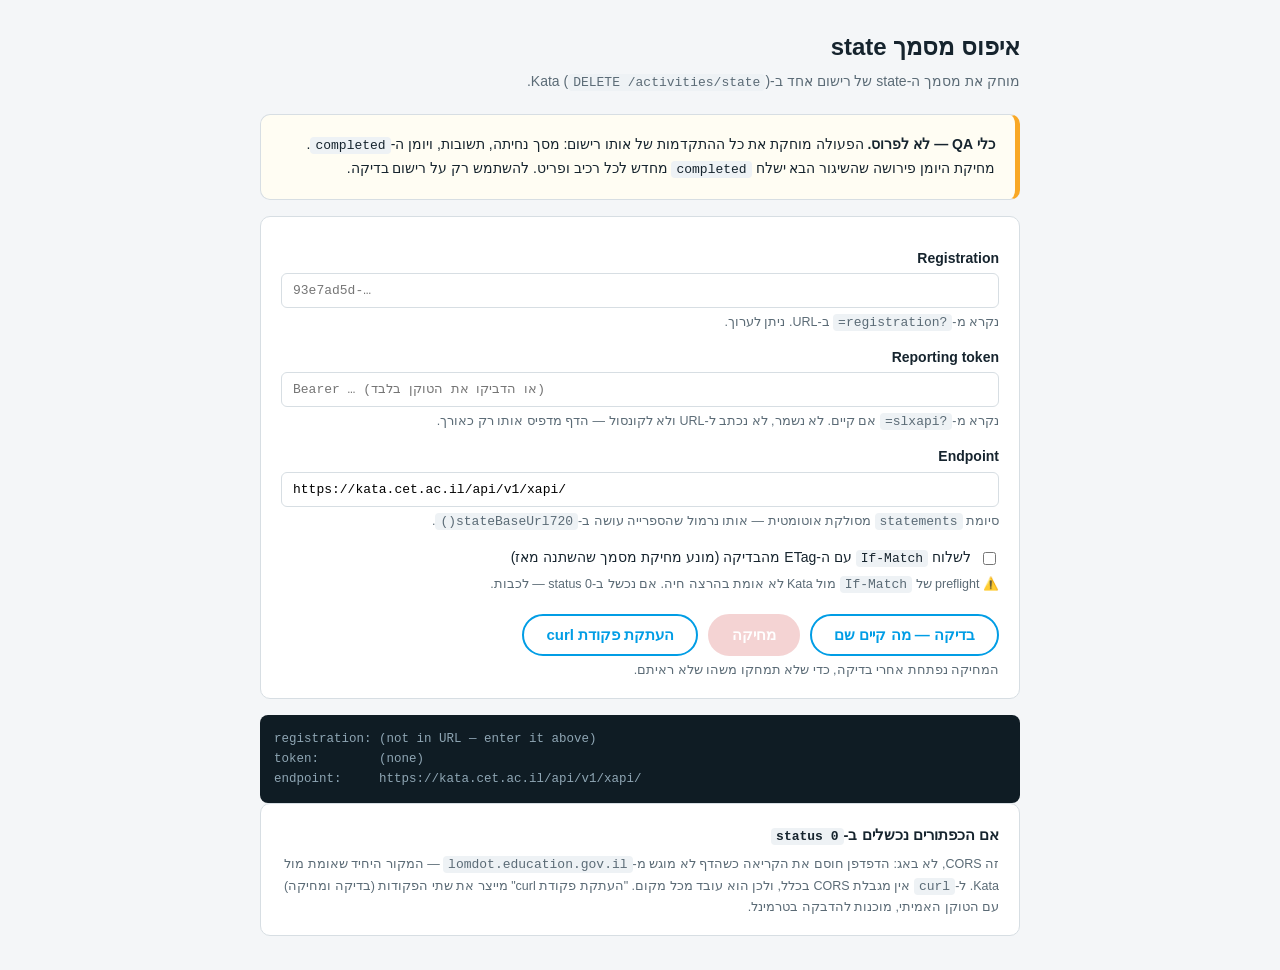
<file: docs-and-tools/reset-state.html>
<!DOCTYPE html>
<html lang="he" dir="rtl">
<head>
<meta charset="utf-8">
<title>איפוס מסמך state — כלי QA</title>
<!--
  ═══════════════════════════════════════════════════════════════════════════
  ── הופק מיחידה 02, 2026-09-10 (תכנית שלב D9.8) ──
  הועתק ללא שינוי בכלל, וזה לא מקרה: הכלי עובד מול registration
  בלבד, ומסמך ה-state של Kata ממופה לרישום — לא ליחידה, לא לרכיב
  ולא ל-activityId (KATA-API.md §3). לכן אין בו אף מזהה של יחידה לעדכן.
  נבדק: grep ל-"measure-02" בקובץ המקורי מחזיר אפס תוצאות.

  כלי QA למחיקת מסמך ה-state של רישום (registration) אחד ב-Kata.

  ⚠️ **לא נפרס.** הקובץ יושב ב-docs-and-tools/ במכוון: תהליך האריזה מוחק את
  התיקייה הזאת מחבילת השחרור (ראו DEPLOY.md). דף שמוחק התקדמות של לומד לא
  אמור להיות נגיש בייצור.

  ── למה ?registration לבדו לא מספיק ──
  ה-State API של Kata מאמת **רק** בכותרת `Authorization: Bearer <token>`.
  אין צורת query-string לטוקן, אין X-HTTP-Method-Override ואין syntax חלופי
  של xAPI §7.7 — אומת מול Documentation/KATA/KATA-API.md. לכן ה-registration
  מגיע מה-URL כמבוקש, והטוקן מגיע מאחד משניים:
    1. `?slxapi={...}` — מעטפת ההשקה, אם פותחים עם קישור השקה קיים
    2. הדבקה בשדה שבדף — לא נשמר, לא נכתב ל-URL ולא ללוג

  ⚠️ הטוקן **לא** מוקשח לתוך הקובץ במכוון: זה קובץ בריפו, וטוקן חי בתוכו הוא
  דליפת אישורים. הדף גם לא כותב אותו לקונסול — רק `Bearer …(len N)`.

  ── CORS — המגבלה המעשית ──
  ה-CORS מול kata.cet.ac.il אומת בהרצה חיה **רק** מ-lomdot.education.gov.il.
  מ-file:// או מ-localhost הקריאה עשויה להיכשל עם status 0. אם זה קורה, שתי
  אפשרויות:
    • להשתמש ב-`?resetState` על אחד הסינים בייצור — הפתח הקיים, שכותב מסמך
      ריק ועובר בוודאות (unit-js/40-resume.js). לא DELETE אמיתי, אבל שקול
      מבחינת הלומד.
    • להעלות את הקובץ הזה זמנית לתיקיית היחידה בייצור, להשתמש, **ולמחוק
      מיד**. לא להשאיר אותו שם.
  ═══════════════════════════════════════════════════════════════════════════
-->
<style>
  :root {
    --bg: #f4f6f8; --card: #fff; --ink: #16242e; --muted: #5b6b76;
    --line: #d7dee3; --blue: #019de5; --red: #c62828; --green: #2e7d32;
    --amber: #f9a825;
  }
  * { box-sizing: border-box; }
  body {
    margin: 0; padding: 28px 20px; background: var(--bg); color: var(--ink);
    font-family: 'Assistant', 'Segoe UI', Arial, sans-serif; font-size: 16px; line-height: 1.6;
  }
  .wrap { max-width: 760px; margin: 0 auto; }
  h1 { font-size: 24px; margin: 0 0 4px; }
  .sub { color: var(--muted); margin: 0 0 20px; font-size: 14px; }
  .card {
    background: var(--card); border: 1px solid var(--line); border-radius: 10px;
    padding: 18px 20px; margin-bottom: 16px;
  }
  .warn {
    border-inline-start: 5px solid var(--amber); background: #fffdf3;
    font-size: 14px;
  }
  label { display: block; font-weight: 600; margin: 12px 0 4px; font-size: 14px; }
  input[type=text], input[type=password] {
    width: 100%; padding: 9px 11px; border: 1px solid var(--line); border-radius: 6px;
    font-family: ui-monospace, 'Consolas', monospace; font-size: 13px; direction: ltr;
  }
  .hint { color: var(--muted); font-size: 12.5px; margin-top: 4px; }
  .row { display: flex; gap: 10px; flex-wrap: wrap; margin-top: 18px; }
  button {
    font-family: inherit; font-size: 15px; font-weight: 600; padding: 10px 22px;
    border-radius: 1000px; cursor: pointer; border: 2px solid var(--blue);
    background: #fff; color: var(--blue);
  }
  button:disabled { opacity: .45; cursor: not-allowed; }
  button.danger { border-color: var(--red); color: #fff; background: var(--red); }
  button.danger:disabled { background: #e8a0a0; border-color: #e8a0a0; }
  pre {
    background: #0f1c24; color: #d6e6f2; padding: 14px; border-radius: 8px;
    overflow-x: auto; font-size: 12.5px; direction: ltr; text-align: left;
    white-space: pre-wrap; word-break: break-word; margin: 14px 0 0; min-height: 42px;
  }
  .ok { color: #7ddba0; } .bad { color: #ff9c9c; } .dim { color: #8fa6b4; }
  code { background: #eef2f5; padding: 1px 5px; border-radius: 4px; font-size: 13px; }
  .chk { display: flex; align-items: center; gap: 8px; margin-top: 14px; font-size: 14px; }
  .chk input { width: auto; }
</style>
</head>
<body>
<div class="wrap">

  <h1>איפוס מסמך state</h1>
  <p class="sub">מוחק את מסמך ה-state של רישום אחד ב-Kata (<code>DELETE /activities/state</code>).</p>

  <div class="card warn">
    <strong>כלי QA — לא לפרוס.</strong>
    הפעולה מוחקת את כל ההתקדמות של אותו רישום: מסך נחיתה, תשובות, ויומן
    ה-<code>completed</code>. מחיקת היומן פירושה שהשיגור הבא ישלח <code>completed</code>
    מחדש לכל רכיב ופריט. להשתמש רק על רישום בדיקה.
  </div>

  <div class="card">
    <label for="reg">Registration</label>
    <input id="reg" type="text" placeholder="93e7ad5d-…" autocomplete="off" spellcheck="false">
    <div class="hint">נקרא מ-<code>?registration=</code> ב-URL. ניתן לערוך.</div>

    <label for="tok">Reporting token</label>
    <input id="tok" type="password" placeholder="Bearer … (או הדביקו את הטוקן בלבד)" autocomplete="off" spellcheck="false">
    <div class="hint">
      נקרא מ-<code>?slxapi=</code> אם קיים. לא נשמר, לא נכתב ל-URL ולא לקונסול —
      הדף מדפיס אותו רק כאורך.
    </div>

    <label for="ep">Endpoint</label>
    <input id="ep" type="text" value="https://kata.cet.ac.il/api/v1/xapi/" spellcheck="false">
    <div class="hint">
      סיומת <code>statements</code> מסולקת אוטומטית — אותו נרמול שהספרייה עושה
      ב-<code>stateBaseUrl720()</code>.
    </div>

    <div class="chk">
      <input id="ifmatch" type="checkbox">
      <label for="ifmatch" style="margin:0;font-weight:400">
        לשלוח <code>If-Match</code> עם ה-ETag מהבדיקה (מונע מחיקת מסמך שהשתנה מאז)
      </label>
    </div>
    <div class="hint">
      ⚠️ preflight של <code>If-Match</code> מול Kata לא אומת בהרצה חיה. אם נכשל
      ב-status 0 — לכבות.
    </div>

    <div class="row">
      <button id="btnCheck">בדיקה — מה קיים שם</button>
      <button id="btnDel" class="danger" disabled>מחיקה</button>
      <button id="btnCurl">העתקת פקודת curl</button>
    </div>
    <div class="hint" id="delHint">המחיקה נפתחת אחרי בדיקה, כדי שלא תמחקו משהו שלא ראיתם.</div>
  </div>

  <pre id="out"><span class="dim">מוכן.</span></pre>

  <div class="card">
    <strong style="font-size:15px">אם הכפתורים נכשלים ב-<code>status 0</code></strong>
    <div class="hint" style="margin-top:6px">
      זה CORS, לא באג: הדפדפן חוסם את הקריאה כשהדף לא מוגש מ-<code>lomdot.education.gov.il</code>
      — המקור היחיד שאומת מול Kata. ל-<code>curl</code> אין מגבלת CORS בכלל, ולכן
      הוא עובד מכל מקום. "העתקת פקודת curl" מייצר את שתי הפקודות (בדיקה ומחיקה)
      עם הטוקן האמיתי, מוכנות להדבקה בטרמינל.
    </div>
  </div>
</div>

<script>
'use strict';

var $ = function (id) { return document.getElementById(id); };
var out = $('out');
var lastEtag = null;
var checkedReg = null;

function log(html, cls) {
  out.innerHTML = cls ? '<span class="' + cls + '">' + html + '</span>' : html;
}
function append(html, cls) {
  out.innerHTML += '\n' + (cls ? '<span class="' + cls + '">' + html + '</span>' : html);
}
function esc(s) {
  return String(s).replace(/&/g, '&amp;').replace(/</g, '&lt;').replace(/>/g, '&gt;');
}

/* מסתיר את הטוקן בכל פלט. אורך בלבד — מספיק לאבחן "הודבק חלקית" בלי לחשוף. */
function redact(tok) {
  if (!tok) return '(none)';
  return 'Bearer …(len ' + String(tok).replace(/^Bearer\s+/i, '').length + ')';
}

/* אותו נרמול כמו stateBaseUrl720: מעטפת שנמסרה עם '…/xapi/statements' הייתה
   מייצרת '…/statements/activities/state' → 404, שנראה כמו "אין מסמך". */
function baseUrl() {
  var ep = $('ep').value.trim();
  var stripped = ep.replace(/statements\/?$/, '');
  if (stripped && !/\/$/.test(stripped)) stripped += '/';
  return stripped;
}
function stateUrl(reg) {
  return baseUrl() + 'activities/state?registration=' + encodeURIComponent(reg);
}
function authHeader() {
  var t = $('tok').value.trim();
  if (!t) return null;
  return /^Bearer\s+/i.test(t) ? t : 'Bearer ' + t;
}

/* אותה טבלת status→reason של xapi-720-k.js, כדי שהאבחון כאן ידבר באותה שפה
   כמו stateLastResult720() בלומדה עצמה. */
function reasonFor(op, status) {
  if (status >= 200 && status < 300) return 'ok';
  switch (status) {
    case 0:   return 'network / CORS';
    case 400: return 'bad-address';
    case 401: return 'auth';
    case 404: return (op === 'delete') ? 'absent (nothing to delete)' : 'absent';
    case 412: return 'stale (If-Match)';
    case 413: return 'too-large';
    case 422: return 'validation';
    default:  return 'http-' + status;
  }
}

function readParams() {
  var q = new URLSearchParams(location.search);

  var reg = q.get('registration');
  if (reg) $('reg').value = reg;

  /* שלוש דרכים להעביר את הטוקן, לפי סדר עדיפות. בכולן הוא נקרא לזיכרון
     ומיד מסולק מה-URL (ראו למטה) — אבל URL עדיין עובר דרך לוגים של שרת
     ודרך היסטוריית הדפדפן לפני שהסקריפט רץ, ולכן הדבקה בשדה עדיפה כשאפשר. */
  var raw = q.get('slxapi');
  if (raw) {
    try {
      var env = JSON.parse(raw);
      if (env && env.auth) $('tok').value = env.auth;
      if (env && env.endpoint) $('ep').value = env.endpoint;
    } catch (e) {
      append('⚠ ?slxapi present but not valid JSON — ignored.', 'bad');
    }
  }
  /* ?auth= — נוח יותר מ-?slxapi כי לא דורש לבנות JSON ביד. מקבל גם
     'Bearer xxx' וגם 'xxx' בלבד. */
  var authQ = q.get('auth');
  if (authQ) $('tok').value = authQ;
  var epQ = q.get('endpoint');
  if (epQ) $('ep').value = epQ;

  var msgs = [];
  msgs.push('registration: ' + (reg ? esc(reg) : '(not in URL — enter it above)'));
  msgs.push('token:        ' + redact($('tok').value));
  msgs.push('endpoint:     ' + esc(baseUrl() || '(empty)'));
  log(msgs.join('\n'), 'dim');

  /* ה-URL עצמו עלול לשאת טוקן. מסלקים אותו מההיסטוריה מיד — אותו דפוס כמו
     initResumeResetHatch, שמנקה את ?resetState אחרי שקרא אותו. */
  if (raw || authQ) {
    try {
      var clean = new URLSearchParams(location.search);
      clean.delete('slxapi');
      clean.delete('auth');
      var qs = clean.toString();
      history.replaceState(null, '', location.pathname + (qs ? '?' + qs : ''));
      append('\n✓ token param removed from the address bar (kept in memory only).', 'ok');
    } catch (e) {}
  }
}

function validate(op) {
  var reg = $('reg').value.trim();
  if (!reg) { log('✗ registration is empty.', 'bad'); return null; }
  if (!authHeader()) {
    log('✗ no reporting token.\n\n' +
        'Kata authenticates the State API with an Authorization: Bearer header only —\n' +
        'there is no query-string form. Paste the token above, or open this page with\n' +
        'a launch link that carries ?slxapi={...,"auth":"Bearer ..."}.', 'bad');
    return null;
  }
  if (!baseUrl()) { log('✗ endpoint is empty.', 'bad'); return null; }
  return { reg: reg, url: stateUrl(reg), auth: authHeader() };
}

/* GET — מה קיים שם. הפרדה מכוונת מהמחיקה: אין למחוק מסמך שלא ראיתם. */
$('btnCheck').onclick = function () {
  var v = validate('load'); if (!v) return;
  log('GET ' + esc(v.url.replace(/registration=.*/, 'registration=' + v.reg)) +
      '\nauth: ' + redact(v.auth) + '\n…', 'dim');

  fetch(v.url, { method: 'GET', headers: { 'Authorization': v.auth,
                                           'X-Experience-API-Version': '1.0.3' } })
    .then(function (res) {
      lastEtag = res.headers.get('ETag');
      return res.text().then(function (body) { return { res: res, body: body }; });
    })
    .then(function (r) {
      var s = r.res.status;
      append('\nstatus ' + s + '  → ' + reasonFor('load', s), (s >= 200 && s < 300) ? 'ok' : 'bad');
      if (lastEtag) append('ETag:   ' + esc(lastEtag), 'dim');
      if (s === 404) {
        append('\nNothing stored for this registration. Nothing to delete.', 'dim');
        $('btnDel').disabled = true;
        return;
      }
      if (s < 200 || s >= 300) { $('btnDel').disabled = true; return; }

      append('bytes:  ' + r.body.length, 'dim');
      var preview = r.body;
      try {
        var doc = JSON.parse(r.body);
        append('v:      ' + (doc.v !== undefined ? doc.v : '(none)'), 'dim');
        append('component: ' + (doc.component || doc.part || '(none)'), 'dim');   // v5: component; v4: part
        append('payload:   ' + (doc.payload ? ('screen ' + doc.payload.currentScreen) : (doc.parts ? 'v4 parts: ' + Object.keys(doc.parts).join(', ') : '(none)')), 'dim');
        var doneN = doc.done ? Object.keys(doc.done).length : 0;
        var itemN = doc.doneItems ? Object.keys(doc.doneItems).length : 0;
        append('ledger: ' + doneN + ' components / ' + itemN + ' items already reported completed',
               (doneN || itemN) ? 'bad' : 'dim');
        preview = JSON.stringify(doc, null, 2);
      } catch (e) {
        append('(body is not JSON — shown raw)', 'dim');
      }
      append('\n' + esc(preview.slice(0, 1200)) + (preview.length > 1200 ? '\n… truncated' : ''), 'dim');

      checkedReg = v.reg;
      $('btnDel').disabled = false;
      $('delHint').textContent = 'המחיקה פתוחה עבור ' + v.reg + '.';
    })
    .catch(function (e) {
      /* fetch נכשל בלי status = כמעט תמיד CORS או רשת. */
      append('\nstatus 0 → network / CORS', 'bad');
      append('\n' + esc(e && e.message ? e.message : String(e)), 'bad');
      append('\nCORS to kata.cet.ac.il was verified only from lomdot.education.gov.il.\n' +
             'From file:// or localhost it is expected to fail. See the comment at the top\n' +
             'of this file for the two ways around it.', 'dim');
      $('btnDel').disabled = true;
    });
};

/* DELETE — אחרי בדיקה ואחרי אישור מפורש. */
$('btnDel').onclick = function () {
  var v = validate('delete'); if (!v) return;

  if (v.reg !== checkedReg) {
    log('✗ the registration changed since the check. Run the check again.', 'bad');
    $('btnDel').disabled = true;
    return;
  }
  if (!window.confirm(
        'למחוק את מסמך ה-state של הרישום הזה?\n\n' + v.reg +
        '\n\nכל ההתקדמות תימחק, כולל יומן ה-completed — כלומר השיגור הבא ידווח ' +
        'completed מחדש לכל רכיב ופריט.\n\nאין ביטול.')) {
    append('\nביטול — לא נשלח כלום.', 'dim');
    return;
  }

  var headers = { 'Authorization': v.auth, 'X-Experience-API-Version': '1.0.3' };
  if ($('ifmatch').checked && lastEtag) headers['If-Match'] = lastEtag;

  log('DELETE ' + esc(v.url.replace(/registration=.*/, 'registration=' + v.reg)) +
      '\nauth: ' + redact(v.auth) +
      (headers['If-Match'] ? '\nIf-Match: ' + esc(headers['If-Match']) : '') + '\n…', 'dim');

  fetch(v.url, { method: 'DELETE', headers: headers })
    .then(function (res) {
      var s = res.status;
      append('\nstatus ' + s + '  → ' + reasonFor('delete', s), (s >= 200 && s < 300) ? 'ok' : 'bad');
      if (s >= 200 && s < 300) {
        append('\n✓ deleted. Verify with the check button — it should now report 404 / absent.', 'ok');
        $('btnDel').disabled = true;
        checkedReg = null;
        lastEtag = null;
      } else if (s === 412) {
        append('\nThe document changed since the check. Re-check and try again.', 'bad');
      }
    })
    .catch(function (e) {
      append('\nstatus 0 → network / CORS', 'bad');
      append('\n' + esc(e && e.message ? e.message : String(e)), 'bad');
    });
};

/* מחלץ ל-curl. קיים כי ה-fetch של הדף כפוף ל-CORS ו-curl לא — כלומר זה
   המסלול שעובד מכל מקום, כולל מהמכונה המקומית. הפלט על המסך מצונזר; מה
   שמועתק ללוח מכיל את הטוקן האמיתי, כי אחרת הפקודה לא שמישה. */
function curlCommands(reg, auth, redacted) {
  var url = stateUrl(reg);
  var a = redacted ? redact(auth) : auth;
  return [
    '# 1) בדיקה — מה קיים שם (200 = יש מסמך, 404 = אין)',
    'curl -i "' + url + '" \\',
    '  -H "Authorization: ' + a + '" \\',
    '  -H "X-Experience-API-Version: 1.0.3"',
    '',
    '# 2) מחיקה (204 = נמחק). ⚠️ מוחק את כל ההתקדמות, כולל יומן ה-completed.',
    'curl -i -X DELETE "' + url + '" \\',
    '  -H "Authorization: ' + a + '" \\',
    '  -H "X-Experience-API-Version: 1.0.3"'
  ].join('\n');
}

$('btnCurl').onclick = function () {
  var reg = $('reg').value.trim();
  var auth = authHeader();
  if (!reg)  { log('✗ registration is empty.', 'bad'); return; }
  if (!auth) { log('✗ no reporting token — the curl command would not authenticate.', 'bad'); return; }

  log(esc(curlCommands(reg, auth, true)), 'dim');
  append('\n(הפקודות שעל המסך מצונזרות. מה שמועתק ללוח מכיל את הטוקן האמיתי.)', 'dim');

  var real = curlCommands(reg, auth, false);
  if (navigator.clipboard && navigator.clipboard.writeText) {
    navigator.clipboard.writeText(real).then(function () {
      append('\n✓ הועתק ללוח.', 'ok');
    }).catch(function () {
      append('\n⚠ ההעתקה נחסמה. סמנו והעתיקו מהשדה שנפתח למטה.', 'bad');
      showFallback(real);
    });
  } else {
    showFallback(real);
  }
};

/* clipboard.writeText חסום בהקשר לא-מאובטח (http://, file://) בחלק
   מהדפדפנים. אז נותנים textarea לסימון ידני — אחרת הכפתור פשוט לא עושה כלום. */
function showFallback(text) {
  var ta = document.getElementById('curlFallback');
  if (!ta) {
    ta = document.createElement('textarea');
    ta.id = 'curlFallback';
    ta.style.cssText = 'width:100%;height:150px;margin-top:12px;direction:ltr;' +
      'font-family:ui-monospace,Consolas,monospace;font-size:12.5px;' +
      'border:1px solid var(--line);border-radius:6px;padding:10px;';
    out.parentNode.insertBefore(ta, out.nextSibling);
  }
  ta.value = text;
  ta.select();
}

$('ep').addEventListener('change', function () { $('btnDel').disabled = true; checkedReg = null; });
$('reg').addEventListener('input', function () { $('btnDel').disabled = true; checkedReg = null; });

readParams();
</script>
</body>
</html>
</file>
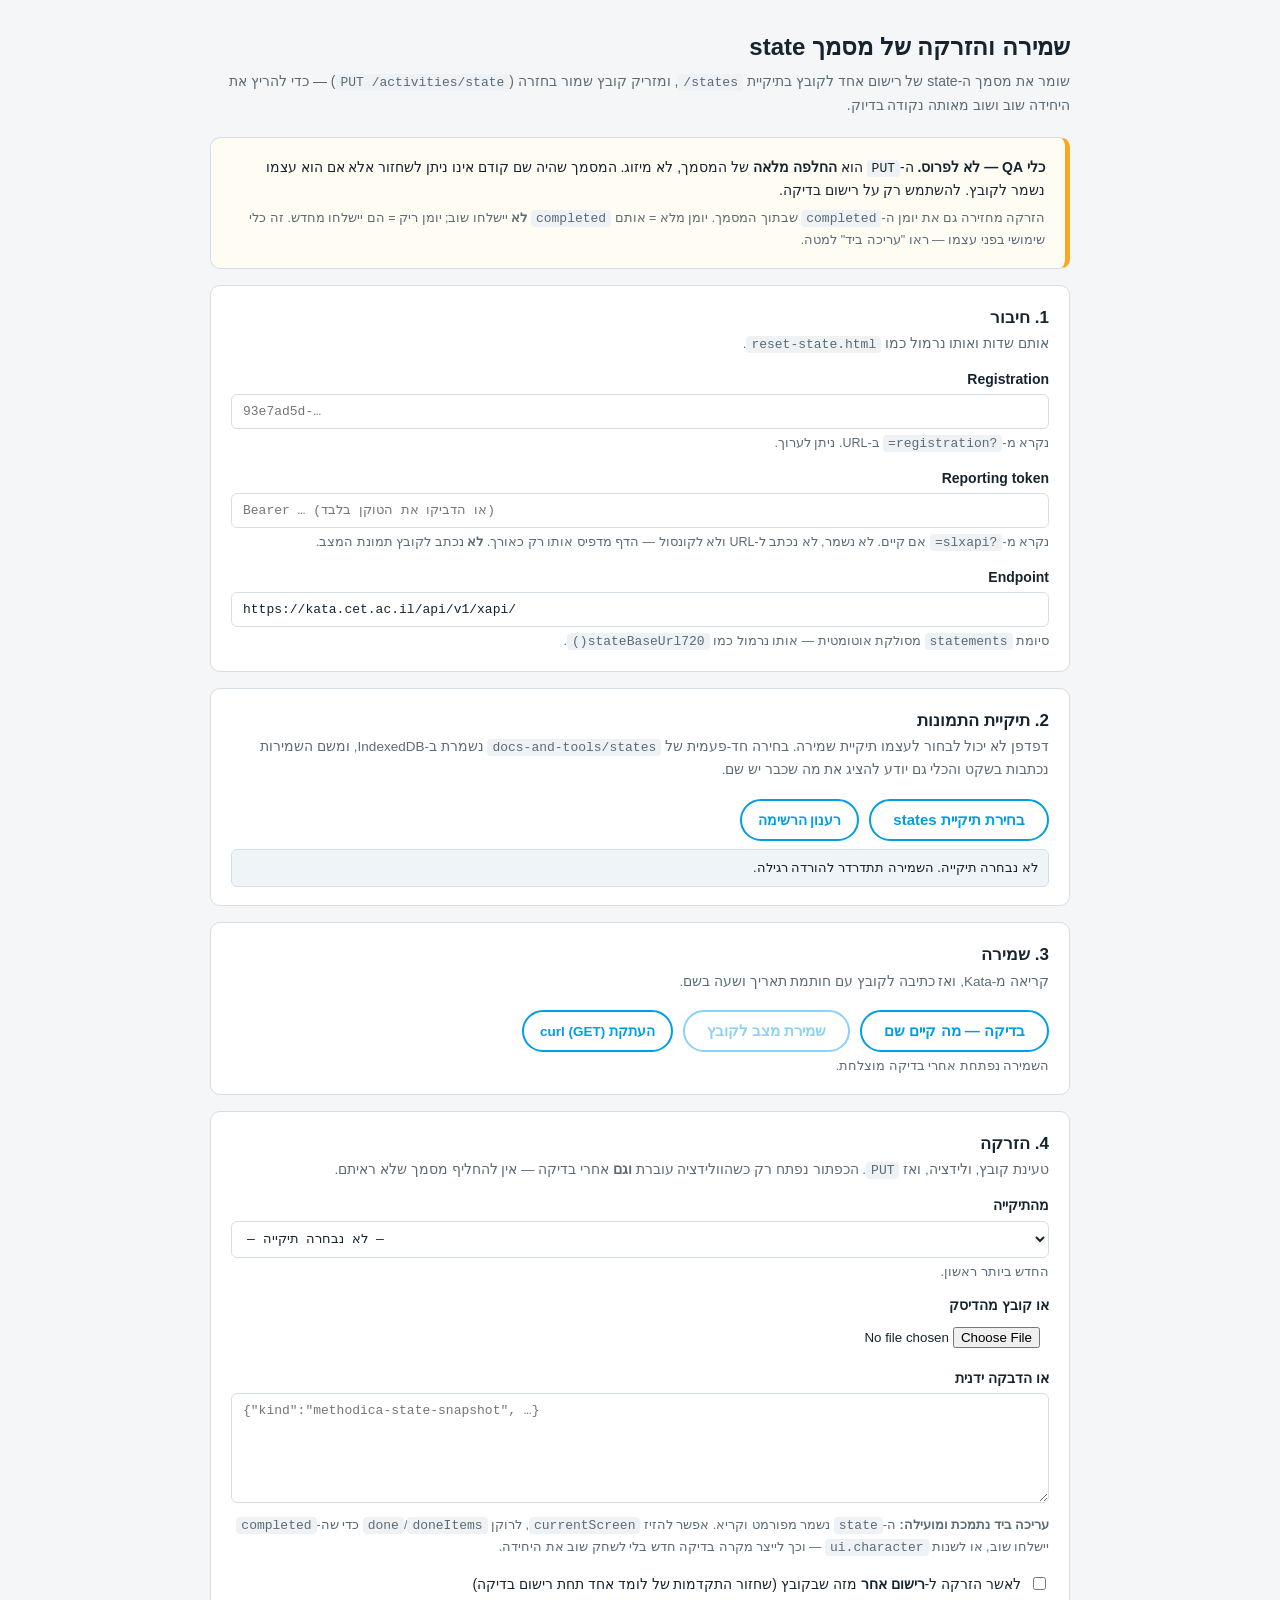
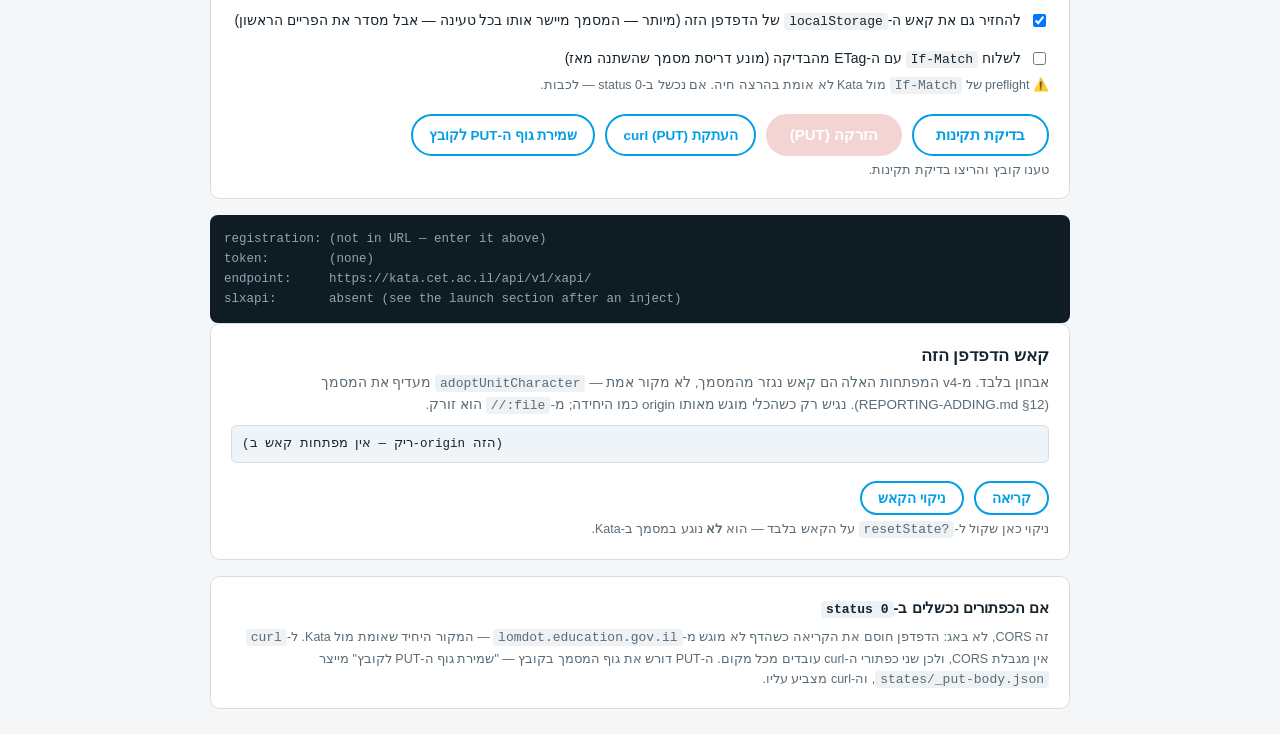
<file: docs-and-tools/save-restore-state.html>
<!DOCTYPE html>
<html lang="he" dir="rtl">
<head>
<meta charset="utf-8">
<title>שמירה והזרקה של מסמך state — כלי QA</title>
<!--
  ═══════════════════════════════════════════════════════════════════════════
  ── methodica-science-volume-liquid-01 (2026-09-28): copied from mass-measure-01; only the
     constants block changed (UNIT_SLUG, SLUG_RE 0[1-7], SCREEN_COUNTS 16/6/6/3/4/6/6,
     CACHE_KEYS = this unit's UI_CHARACTER_KEY). The history below is mass-measure-01's. ──
  ── הופק מיחידה 02, 2026-09-10 (תכנית שלב D9.8) ──
  סכמת ה-v4 זהה בשתי היחידות, ולכן הוולידטור וה-UI עברו ללא שינוי.
  מה כן שונה — בלוק הקבועים בלבד:
    UNIT_SLUG      ← methodica-science-mass-measure-01
    SLUG_RE        ← 0[1245], ולא טווח רציף: רכיב 03 נמחק והפער במספור
                     נשאר במכוון. טווח [1-5] היה מאשר סלוג שלא קיים.
    SCREEN_COUNTS  ← 22 / 6 / 9 / 6 (ארבעה רכיבים, לא שישה)
    CACHE_KEYS     ← מפתח אחד בלבד (RESULT_KEYS ריק ביחידה הזאת)

  ⚠️ הבלוק הזה מסונכרן ביד מול הקוד. אי-התאמה כאן פירושה ולידטור שמאשר
  מסמך שהיחידה תזרוק — או, גרוע יותר, שמזהיר על מסמך תקין.

  כלי QA לשמירת מסמך ה-state של רישום אחד לקובץ, ולהזרקתו בחזרה.
  אח של reset-state.html, שמוחק. כאן: GET → קובץ, וקובץ → PUT.

  ⚠️ **לא נפרס.** הקובץ יושב ב-docs-and-tools/ במכוון: תהליך האריזה מוחק את
  התיקייה הזאת מחבילת השחרור (ראו DEPLOY.md).

  ⚠️ והוא מסוכן יותר מ-reset-state.html, לא פחות: reset מוחק, וזה **כותב
  התקדמות** לתוך רישום חי. אם מעלים אותו זמנית לייצור כדי לעקוף CORS —
  למחוק אותו מיד אחרי השימוש.

  ── מה נשמר, ולמה זה מספיק ──
  מ-v4 (2026-08-20) כל מצב הלומד שקובע מה הוא רואה יושב במסמך ה-state:
  מצביע הסין והמסך, התשובות, יומן ה-completed, **הדמות הנבחרת** (ui.character)
  ו**תוצאות מועד א/ב** (results). לפני v4 השניים האחרונים ישבו רק
  ב-localStorage, ואז תמונת מצב הייתה חלקית מעצם הגדרתה. ראו RESUME.md §3.

  שני דברים שנשארו ב-localStorage/sessionStorage הם **קאש נגזר**, לא מקור אמת:
    • מפתח lomda_selectedCharacter — adoptUnitCharacter מעדיף את המסמך, ולכן
      הזרקת המסמך לבדה מספיקה.
    • lomda_nav_edges::… — מפת קשתות לסיור ?dev=1 בלבד, per-tab.
  ⚠️ v5 (2026-09-16): המסמך הוא של **סין אחד** — component + payload. אין יותר
  part/parts/prev. קובץ v4 עדיין ניתן להזרקה: היחידה מהגרת אותו בקריאה.
  הכלי מתעד אותם בתמונת המצב לצורכי אבחון ומחזיר אותם כשהוא same-origin,
  אבל שחזור נכון לא תלוי בזה.

  ── CORS — אותה מגבלה כמו ב-reset-state.html ──
  ה-CORS מול kata.cet.ac.il אומת בהרצה חיה **רק** מ-lomdot.education.gov.il.
  מ-file:// או מ-localhost הקריאה עשויה להיכשל עם status 0. לכן יש כאן ייצוא
  ל-curl, שאין לו מגבלת CORS.

  ── file:// לא נתמך במלואו במכוון ──
  showSaveFilePicker/showDirectoryPicker דורשים secure context, ו-localStorage
  זורק SecurityError ב-origin אטום. הכלי מתדרדר להורדה רגילה ולקלט קובץ.
  ═══════════════════════════════════════════════════════════════════════════
-->
<style>
  :root {
    --bg: #f4f6f8; --card: #fff; --ink: #16242e; --muted: #5b6b76;
    --line: #d7dee3; --blue: #019de5; --red: #c62828; --green: #2e7d32;
    --amber: #f9a825;
  }
  * { box-sizing: border-box; }
  body {
    margin: 0; padding: 28px 20px; background: var(--bg); color: var(--ink);
    font-family: 'Assistant', 'Segoe UI', Arial, sans-serif; font-size: 16px; line-height: 1.6;
  }
  .wrap { max-width: 860px; margin: 0 auto; }
  h1 { font-size: 24px; margin: 0 0 4px; }
  .sub { color: var(--muted); margin: 0 0 20px; font-size: 14px; }
  .card {
    background: var(--card); border: 1px solid var(--line); border-radius: 10px;
    padding: 18px 20px; margin-bottom: 16px;
  }
  .card h2 { font-size: 17px; margin: 0 0 2px; }
  .card .lead { color: var(--muted); font-size: 13.5px; margin: 0 0 8px; }
  .warn {
    border-inline-start: 5px solid var(--amber); background: #fffdf3;
    font-size: 14px;
  }
  label { display: block; font-weight: 600; margin: 12px 0 4px; font-size: 14px; }
  input[type=text], input[type=password], select, textarea {
    width: 100%; padding: 9px 11px; border: 1px solid var(--line); border-radius: 6px;
    font-family: ui-monospace, 'Consolas', monospace; font-size: 13px; direction: ltr;
    background: #fff; color: var(--ink);
  }
  textarea { min-height: 110px; white-space: pre; overflow-x: auto; }
  .hint { color: var(--muted); font-size: 12.5px; margin-top: 4px; }
  .row { display: flex; gap: 10px; flex-wrap: wrap; margin-top: 18px; }
  button {
    font-family: inherit; font-size: 15px; font-weight: 600; padding: 10px 22px;
    border-radius: 1000px; cursor: pointer; border: 2px solid var(--blue);
    background: #fff; color: var(--blue);
  }
  button:disabled { opacity: .45; cursor: not-allowed; }
  button.danger { border-color: var(--red); color: #fff; background: var(--red); }
  button.danger:disabled { background: #e8a0a0; border-color: #e8a0a0; }
  button.small { font-size: 13.5px; padding: 7px 16px; }
  pre {
    background: #0f1c24; color: #d6e6f2; padding: 14px; border-radius: 8px;
    overflow-x: auto; font-size: 12.5px; direction: ltr; text-align: left;
    white-space: pre-wrap; word-break: break-word; margin: 14px 0 0; min-height: 42px;
  }
  .ok { color: #7ddba0; } .bad { color: #ff9c9c; } .dim { color: #8fa6b4; }
  .warnc { color: #ffd479; }
  code { background: #eef2f5; padding: 1px 5px; border-radius: 4px; font-size: 13px; }
  .chk { display: flex; align-items: center; gap: 8px; margin-top: 14px; font-size: 14px; }
  .chk input { width: auto; }
  .chk label { margin: 0; font-weight: 400; }
  .status { font-size: 13px; margin-top: 8px; padding: 8px 10px; border-radius: 6px;
            background: #eef4f8; border: 1px solid var(--line); direction: rtl; }
  .kv { font-family: ui-monospace, Consolas, monospace; font-size: 12.5px; direction: ltr;
        text-align: left; }
  a { color: var(--blue); }
  .linkbox { margin-top: 10px; font-size: 13px; }
  .linkbox code { display: block; padding: 8px 10px; margin-top: 4px; direction: ltr;
                  text-align: left; word-break: break-all; background: #eef2f5; }
</style>
</head>
<body>
<div class="wrap">

  <h1>שמירה והזרקה של מסמך state</h1>
  <p class="sub">
    שומר את מסמך ה-state של רישום אחד לקובץ בתיקיית <code>states/</code>, ומזריק
    קובץ שמור בחזרה (<code>PUT /activities/state</code>) — כדי להריץ את היחידה שוב
    ושוב מאותה נקודה בדיוק.
  </p>

  <div class="card warn">
    <strong>כלי QA — לא לפרוס.</strong>
    ה-<code>PUT</code> הוא <strong>החלפה מלאה</strong> של המסמך, לא מיזוג. המסמך
    שהיה שם קודם אינו ניתן לשחזור אלא אם הוא עצמו נשמר לקובץ. להשתמש רק על
    רישום בדיקה.
    <div class="hint" style="margin-top:6px">
      הזרקה מחזירה גם את יומן ה-<code>completed</code> שבתוך המסמך. יומן מלא =
      אותם <code>completed</code> <strong>לא</strong> יישלחו שוב; יומן ריק = הם
      יישלחו מחדש. זה כלי שימושי בפני עצמו — ראו "עריכה ביד" למטה.
    </div>
  </div>

  <div class="card">
    <h2>1. חיבור</h2>
    <p class="lead">אותם שדות ואותו נרמול כמו <code>reset-state.html</code>.</p>

    <label for="reg">Registration</label>
    <input id="reg" type="text" placeholder="93e7ad5d-…" autocomplete="off" spellcheck="false">
    <div class="hint">נקרא מ-<code>?registration=</code> ב-URL. ניתן לערוך.</div>

    <label for="tok">Reporting token</label>
    <input id="tok" type="password" placeholder="Bearer … (או הדביקו את הטוקן בלבד)" autocomplete="off" spellcheck="false">
    <div class="hint">
      נקרא מ-<code>?slxapi=</code> אם קיים. לא נשמר, לא נכתב ל-URL ולא לקונסול —
      הדף מדפיס אותו רק כאורך. <strong>לא</strong> נכתב לקובץ תמונת המצב.
    </div>

    <label for="ep">Endpoint</label>
    <input id="ep" type="text" value="https://kata.cet.ac.il/api/v1/xapi/" spellcheck="false">
    <div class="hint">
      סיומת <code>statements</code> מסולקת אוטומטית — אותו נרמול כמו
      <code>stateBaseUrl720()</code>.
    </div>
  </div>

  <div class="card">
    <h2>2. תיקיית התמונות</h2>
    <p class="lead">
      דפדפן לא יכול לבחור לעצמו תיקיית שמירה. בחירה חד-פעמית של
      <code>docs-and-tools/states</code> נשמרת ב-IndexedDB, ומשם השמירות נכתבות
      בשקט והכלי גם יודע להציג את מה שכבר יש שם.
    </p>
    <div class="row">
      <button id="btnPickDir">בחירת תיקיית states</button>
      <button id="btnGrant" class="small" hidden>אישור גישה לתיקייה</button>
      <button id="btnRefresh" class="small">רענון הרשימה</button>
    </div>
    <div class="status" id="dirStatus">לא נבחרה תיקייה. השמירה תתדרדר להורדה רגילה.</div>
  </div>

  <div class="card">
    <h2>3. שמירה</h2>
    <p class="lead">קריאה מ-Kata, ואז כתיבה לקובץ עם חותמת תאריך ושעה בשם.</p>
    <div class="row">
      <button id="btnCheck">בדיקה — מה קיים שם</button>
      <button id="btnSave" disabled>שמירת מצב לקובץ</button>
      <button id="btnCurlGet" class="small">העתקת curl (GET)</button>
    </div>
    <div class="hint" id="saveHint">השמירה נפתחת אחרי בדיקה מוצלחת.</div>
  </div>

  <div class="card">
    <h2>4. הזרקה</h2>
    <p class="lead">
      טעינת קובץ, ולידציה, ואז <code>PUT</code>. הכפתור נפתח רק כשהוולידציה
      עוברת <strong>וגם</strong> אחרי בדיקה — אין להחליף מסמך שלא ראיתם.
    </p>

    <label for="fileSel">מהתיקייה</label>
    <select id="fileSel"><option value="">— לא נבחרה תיקייה —</option></select>
    <div class="hint">החדש ביותר ראשון.</div>

    <label for="fileInput">או קובץ מהדיסק</label>
    <input id="fileInput" type="file" accept=".json,application/json"
           style="font-family:inherit;direction:rtl;padding:7px 9px">

    <label for="paste">או הדבקה ידנית</label>
    <textarea id="paste" spellcheck="false" placeholder='{"kind":"methodica-state-snapshot", …}'></textarea>
    <div class="hint">
      <strong>עריכה ביד נתמכת ומועילה:</strong> ה-<code>state</code> נשמר
      מפורמט וקריא. אפשר להזיז <code>currentScreen</code>, לרוקן
      <code>done</code>/<code>doneItems</code> כדי שה-<code>completed</code>
      יישלחו שוב, או לשנות <code>ui.character</code> — וכך לייצר מקרה בדיקה
      חדש בלי לשחק שוב את היחידה.
    </div>

    <div class="chk">
      <input id="allowOtherReg" type="checkbox">
      <label for="allowOtherReg">
        לאשר הזרקה ל-<strong>רישום אחר</strong> מזה שבקובץ (שחזור התקדמות של
        לומד אחד תחת רישום בדיקה)
      </label>
    </div>
    <div class="chk">
      <input id="restoreCache" type="checkbox" checked>
      <label for="restoreCache">
        להחזיר גם את קאש ה-<code>localStorage</code> של הדפדפן הזה (מיותר —
        המסמך מיישר אותו בכל טעינה — אבל מסדר את הפריים הראשון)
      </label>
    </div>
    <div class="chk">
      <input id="ifmatch" type="checkbox">
      <label for="ifmatch">
        לשלוח <code>If-Match</code> עם ה-ETag מהבדיקה (מונע דריסת מסמך שהשתנה מאז)
      </label>
    </div>
    <div class="hint">
      ⚠️ preflight של <code>If-Match</code> מול Kata לא אומת בהרצה חיה. אם נכשל
      ב-status 0 — לכבות.
    </div>

    <div class="row">
      <button id="btnValidate">בדיקת תקינות</button>
      <button id="btnInject" class="danger" disabled>הזרקה (PUT)</button>
      <button id="btnCurlPut" class="small">העתקת curl (PUT)</button>
      <button id="btnPutBody" class="small">שמירת גוף ה-PUT לקובץ</button>
    </div>
    <div class="hint" id="injectHint">טענו קובץ והריצו בדיקת תקינות.</div>
  </div>

  <pre id="out"><span class="dim">מוכן.</span></pre>

  <div class="card" id="launchCard" hidden>
    <h2>5. שיגור</h2>
    <p class="lead">אחרי הזרקה מוצלחת — הקישורים שמריצים את היחידה מהנקודה שהוזרקה.</p>
    <div id="launchLinks"></div>
  </div>

  <div class="card">
    <h2>קאש הדפדפן הזה</h2>
    <p class="lead">
      אבחון בלבד. מ-v4 המפתחות האלה הם קאש נגזר מהמסמך, לא מקור אמת —
      <code>adoptUnitCharacter</code> מעדיף את המסמך (REPORTING-ADDING.md §12).
      נגיש רק כשהכלי מוגש מאותו origin כמו היחידה; מ-<code>file://</code> הוא זורק.
    </p>
    <div class="status kv" id="cacheStatus">—</div>
    <div class="row">
      <button id="btnCacheRead" class="small">קריאה</button>
      <button id="btnCacheClear" class="small">ניקוי הקאש</button>
    </div>
    <div class="hint">
      ניקוי כאן שקול ל-<code>?resetState</code> על הקאש בלבד — הוא <strong>לא</strong>
      נוגע במסמך ב-Kata.
    </div>
  </div>

  <div class="card">
    <strong style="font-size:15px">אם הכפתורים נכשלים ב-<code>status 0</code></strong>
    <div class="hint" style="margin-top:6px">
      זה CORS, לא באג: הדפדפן חוסם את הקריאה כשהדף לא מוגש
      מ-<code>lomdot.education.gov.il</code> — המקור היחיד שאומת מול Kata.
      ל-<code>curl</code> אין מגבלת CORS, ולכן שני כפתורי ה-curl עובדים מכל
      מקום. ה-PUT דורש את גוף המסמך בקובץ — "שמירת גוף ה-PUT לקובץ" מייצר
      <code>states/_put-body.json</code>, וה-curl מצביע עליו.
    </div>
  </div>
</div>

<script>
'use strict';

/* ═══════════════════ קבועים שנגזרים מהיחידה ═══════════════════
   מסונכרנים ידנית מול הקוד. אי-התאמה כאן = ולידציה שמאשרת מסמך שהיחידה תזרוק. */
var RESUME_STATE_VERSION = 5;                       // unit-js/40-resume.js (v4 מהוגר בקריאה)
var UNIT_SLUG   = 'methodica-ar-science-volume-liquid-01';
/* methodica-ar-science-volume-liquid-01: seven contiguous components, 01-07. */
var SLUG_RE     = /^methodica-ar-science-volume-liquid-01-0[1-7]$/;
var SCREEN_COUNTS = {                                // TOTAL_SCREENS פר רכיב (js/main.js)
  'methodica-ar-science-volume-liquid-01-01': 16,
  'methodica-ar-science-volume-liquid-01-02': 6,
  'methodica-ar-science-volume-liquid-01-03': 6,
  'methodica-ar-science-volume-liquid-01-04': 3,
  'methodica-ar-science-volume-liquid-01-05': 4,
  'methodica-ar-science-volume-liquid-01-06': 6,
  'methodica-ar-science-volume-liquid-01-07': 6
};
/* המפתח הראשון הוא UI_CHARACTER_KEY; השאר הם RESULT_KEYS, וביחידה הזאת
   הרשימה הזאת ריקה במכוון (unit-js/40-resume.js: RESULT_KEYS = []). הענף
   האדפטיבי היחיד כאן — standardPracticeScore() >= 4 — מוכרע בתוך רכיב 01
   ולא נקרא שוב, ולכן הוא יושב ב-payload של אותו רכיב ולא ב-doc.results.
   מכאן ש-CACHE_KEYS.slice(1) ריק, וזה נכון — אין מה ליישר מעבר לדמות. */
var CACHE_KEYS = [                                   // unit-js/40-resume.js: UI_CHARACTER_KEY, then RESULT_KEYS (empty)
  'methodica_ar_science_volume_liquid_01_selectedCharacter'
];
var NAV_EDGE_KEY   = 'lomda_nav_edges::' + UNIT_SLUG;
var SNAPSHOT_KIND  = 'methodica-state-snapshot';
var SNAPSHOT_VER   = 1;
var MAX_BYTES      = 1024 * 1024;                    // 413 מעל זה
var IDB_NAME = 'srstate', IDB_STORE = 'handles', IDB_KEY = 'statesDir';

var $ = function (id) { return document.getElementById(id); };
var out = $('out');

/* מצב הדף */
var lastEtag = null;          // ETag מהבדיקה האחרונה
var lastLoaded = null;        // {doc, etag, lastModified, reg}
var checkedReg = null;        // הרישום שנבדק, לשער ההזרקה
var snapshot = null;          // תמונת המצב שנטענה
var validated = false;
var dirHandle = null;
var rawSlxapi = null;         // ה-slxapi הגולמי, אם הכלי נפתח בקישור השקה

/* ═══════════════════ הועתק מ-reset-state.html ═══════════════════
   במכוון מילה במילה: אותו נרמול endpoint, אותה טבלת status→reason ואותה
   צנזורת טוקן. שתי גרסאות שמתפצלות היו מאבחנות אותו כשל בשתי שפות. */

function log(html, cls) {
  out.innerHTML = cls ? '<span class="' + cls + '">' + html + '</span>' : html;
}
function append(html, cls) {
  out.innerHTML += '\n' + (cls ? '<span class="' + cls + '">' + html + '</span>' : html);
}
function esc(s) {
  return String(s).replace(/&/g, '&amp;').replace(/</g, '&lt;').replace(/>/g, '&gt;');
}
function redact(tok) {
  if (!tok) return '(none)';
  return 'Bearer …(len ' + String(tok).replace(/^Bearer\s+/i, '').length + ')';
}
function baseUrl() {
  var ep = $('ep').value.trim();
  var stripped = ep.replace(/statements\/?$/, '');
  if (stripped && !/\/$/.test(stripped)) stripped += '/';
  return stripped;
}
function stateUrl(reg) {
  return baseUrl() + 'activities/state?registration=' + encodeURIComponent(reg);
}
function authHeader() {
  var t = $('tok').value.trim();
  if (!t) return null;
  return /^Bearer\s+/i.test(t) ? t : 'Bearer ' + t;
}
function reasonFor(op, status) {
  if (status >= 200 && status < 300) return 'ok';
  switch (status) {
    case 0:   return 'network / CORS';
    case 400: return 'bad-address';
    case 401: return 'auth';
    case 404: return 'absent';
    case 412: return 'stale (If-Match)';
    case 413: return 'too-large';
    case 422: return 'validation';
    default:  return 'http-' + status;
  }
}
function validate(op) {
  var reg = $('reg').value.trim();
  if (!reg) { log('✗ registration is empty.', 'bad'); return null; }
  if (!authHeader()) {
    log('✗ no reporting token.\n\n' +
        'Kata authenticates the State API with an Authorization: Bearer header only —\n' +
        'there is no query-string form. Paste the token above, or open this page with\n' +
        'a launch link that carries ?slxapi={...,"auth":"Bearer ..."}.', 'bad');
    return null;
  }
  if (!baseUrl()) { log('✗ endpoint is empty.', 'bad'); return null; }
  return { reg: reg, url: stateUrl(reg), auth: authHeader() };
}
function showFallback(text) {
  var ta = document.getElementById('curlFallback');
  if (!ta) {
    ta = document.createElement('textarea');
    ta.id = 'curlFallback';
    ta.style.cssText = 'width:100%;height:150px;margin-top:12px;direction:ltr;' +
      'font-family:ui-monospace,Consolas,monospace;font-size:12.5px;' +
      'border:1px solid var(--line);border-radius:6px;padding:10px;';
    out.parentNode.insertBefore(ta, out.nextSibling);
  }
  ta.value = text;
  ta.select();
}
function copyOrFallback(text, redactedForScreen) {
  log(esc(redactedForScreen), 'dim');
  append('\n(הפקודות שעל המסך מצונזרות. מה שמועתק ללוח מכיל את הטוקן האמיתי.)', 'dim');
  if (navigator.clipboard && navigator.clipboard.writeText) {
    navigator.clipboard.writeText(text).then(function () {
      append('\n✓ הועתק ללוח.', 'ok');
    }).catch(function () {
      append('\n⚠ ההעתקה נחסמה. סמנו והעתיקו מהשדה שנפתח למטה.', 'bad');
      showFallback(text);
    });
  } else {
    showFallback(text);
  }
}

function readParams() {
  var q = new URLSearchParams(location.search);

  var reg = q.get('registration');
  if (reg) $('reg').value = reg;

  var raw = q.get('slxapi');
  if (raw) {
    rawSlxapi = raw;   // נשמר בזיכרון בלבד — הוא מה שמאפשר לבנות קישור שיגור אמיתי
    try {
      var env = JSON.parse(raw);
      if (env && env.auth) $('tok').value = env.auth;
      if (env && env.endpoint) $('ep').value = env.endpoint;
    } catch (e) {
      append('⚠ ?slxapi present but not valid JSON — ignored.', 'bad');
    }
  }
  var authQ = q.get('auth');
  if (authQ) $('tok').value = authQ;
  var epQ = q.get('endpoint');
  if (epQ) $('ep').value = epQ;

  var msgs = [];
  msgs.push('registration: ' + (reg ? esc(reg) : '(not in URL — enter it above)'));
  msgs.push('token:        ' + redact($('tok').value));
  msgs.push('endpoint:     ' + esc(baseUrl() || '(empty)'));
  msgs.push('slxapi:       ' + (rawSlxapi ? 'present (launch link → real launch URL available)'
                                          : 'absent (see the launch section after an inject)'));
  log(msgs.join('\n'), 'dim');

  /* אותו ניקוי כמו ב-reset-state.html: ה-URL עובר דרך לוגים של שרת ודרך
     היסטוריית הדפדפן, ולכן הטוקן מסולק ממנו מיד. */
  if (raw || authQ) {
    try {
      var clean = new URLSearchParams(location.search);
      clean.delete('slxapi');
      clean.delete('auth');
      var qs = clean.toString();
      history.replaceState(null, '', location.pathname + (qs ? '?' + qs : ''));
      append('\n✓ token param removed from the address bar (kept in memory only).', 'ok');
    } catch (e) {}
  }
}

/* ═══════════════════ זמן ושמות קבצים ═══════════════════ */

function pad(n) { return (n < 10 ? '0' : '') + n; }
function stampName(d) {
  return d.getFullYear() + '-' + pad(d.getMonth() + 1) + '-' + pad(d.getDate()) +
         '_' + pad(d.getHours()) + '-' + pad(d.getMinutes()) + '-' + pad(d.getSeconds());
}
function isoLocal(d) {
  var off = -d.getTimezoneOffset(), sign = off >= 0 ? '+' : '-';
  off = Math.abs(off);
  return d.getFullYear() + '-' + pad(d.getMonth() + 1) + '-' + pad(d.getDate()) +
         'T' + pad(d.getHours()) + ':' + pad(d.getMinutes()) + ':' + pad(d.getSeconds()) +
         sign + pad(Math.floor(off / 60)) + ':' + pad(off % 60);
}
/* state_<תאריך>_<שעה>_p<סין>_scr<מסך>_<8 ראשונים של הרישום>.json
   ASCII ובר-מיון לפי שם, כדי שרשימת התיקייה תהיה כרונולוגית בלי מטא-דאטה. */
function snapshotName(doc, reg, d) {
  var part = (doc && (doc.component || doc.part)) || 'unknown';
  var m = /-(\d\d)$/.exec(part);
  var scr = 'x';
  var pl = docPayload(doc);
  if (pl && typeof pl.currentScreen === 'number') scr = pl.currentScreen;
  var r8 = String(reg || '').replace(/[^0-9a-zA-Z]/g, '').slice(0, 8) || 'noreg';
  return 'state_' + stampName(d) + '_p' + (m ? m[1] : 'xx') + '_scr' + scr + '_' + r8 + '.json';
}

/* ═══════════════════ IndexedDB — ידית התיקייה ═══════════════════
   ידית FileSystemDirectoryHandle ניתנת לסריאליזציה ל-IndexedDB (לא ל-
   localStorage). ההרשאה עצמה לא נשמרת — לכן queryPermission בטעינה
   וכפתור לבקשה, ש-requestPermission דורש gesture של המשתמש. */
function idbOpen() {
  return new Promise(function (res, rej) {
    var r = indexedDB.open(IDB_NAME, 1);
    r.onupgradeneeded = function () {
      if (!r.result.objectStoreNames.contains(IDB_STORE)) r.result.createObjectStore(IDB_STORE);
    };
    r.onsuccess = function () { res(r.result); };
    r.onerror = function () { rej(r.error); };
  });
}
function idbSet(k, v) {
  return idbOpen().then(function (db) {
    return new Promise(function (res, rej) {
      var tx = db.transaction(IDB_STORE, 'readwrite');
      tx.objectStore(IDB_STORE).put(v, k);
      tx.oncomplete = function () { res(); };
      tx.onerror = function () { rej(tx.error); };
    });
  });
}
function idbGet(k) {
  return idbOpen().then(function (db) {
    return new Promise(function (res, rej) {
      var tx = db.transaction(IDB_STORE, 'readonly');
      var q = tx.objectStore(IDB_STORE).get(k);
      q.onsuccess = function () { res(q.result); };
      q.onerror = function () { rej(q.error); };
    });
  });
}

function fsaSupported() { return typeof window.showDirectoryPicker === 'function'; }

function setDirStatus(html, cls) {
  $('dirStatus').innerHTML = html;
  $('dirStatus').style.borderColor = (cls === 'bad') ? 'var(--red)'
                                   : (cls === 'ok') ? 'var(--green)' : 'var(--line)';
}

function verifyPermission(handle, request) {
  if (!handle || !handle.queryPermission) return Promise.resolve('granted');
  return handle.queryPermission({ mode: 'readwrite' }).then(function (p) {
    if (p === 'granted') return 'granted';
    if (!request) return p;
    return handle.requestPermission({ mode: 'readwrite' });
  });
}

function adoptDir(handle, requested) {
  dirHandle = handle;
  return verifyPermission(handle, requested).then(function (p) {
    if (p === 'granted') {
      $('btnGrant').hidden = true;
      setDirStatus('✓ תיקייה: <code>' + esc(handle.name) + '</code> — השמירה תיכתב לשם ישירות.', 'ok');
      return refreshList();
    }
    $('btnGrant').hidden = false;
    setDirStatus('⚠ נדרש אישור גישה לתיקייה <code>' + esc(handle.name) +
                 '</code>. לחצו "אישור גישה לתיקייה".', 'bad');
  });
}

function refreshList() {
  var sel = $('fileSel');
  sel.innerHTML = '';
  if (!dirHandle) {
    sel.innerHTML = '<option value="">— לא נבחרה תיקייה —</option>';
    return Promise.resolve();
  }
  var names = [];
  return (function () {
    /* entries() הוא async iterator; אין for-await ב-ES5, ולכן איטרציה ידנית. */
    var it = dirHandle.entries();
    function step() {
      return it.next().then(function (r) {
        if (r.done) return;
        var name = r.value[0], h = r.value[1];
        if (h.kind === 'file' && /\.json$/i.test(name) && name.charAt(0) !== '_') names.push(name);
        return step();
      });
    }
    return step();
  })().then(function () {
    names.sort().reverse();
    if (!names.length) {
      sel.innerHTML = '<option value="">— אין קבצים בתיקייה —</option>';
      return;
    }
    sel.innerHTML = '<option value="">— בחרו קובץ —</option>';
    names.forEach(function (n) {
      var o = document.createElement('option');
      o.value = n; o.textContent = n;
      sel.appendChild(o);
    });
  }).catch(function (e) {
    sel.innerHTML = '<option value="">— שגיאה בקריאת התיקייה —</option>';
    append('\n⚠ directory listing failed: ' + esc(e && e.message), 'bad');
  });
}

function writeToDir(name, text) {
  return dirHandle.getFileHandle(name, { create: true }).then(function (fh) {
    return fh.createWritable().then(function (w) {
      return w.write(text).then(function () { return w.close(); });
    });
  });
}

/* ההידרדרות: הורדה רגילה. הקובץ נוחת בתיקיית ההורדות ויש להעביר אותו ביד. */
function downloadFallback(name, text) {
  var blob = new Blob([text], { type: 'application/json' });
  var url = URL.createObjectURL(blob);
  var a = document.createElement('a');
  a.href = url; a.download = name;
  document.body.appendChild(a); a.click(); a.remove();
  setTimeout(function () { URL.revokeObjectURL(url); }, 4000);
}

/* ═══════════════════ קאש ה-localStorage ═══════════════════
   אבחון בלבד — ראו ההערה בראש הקובץ. זורק ב-file://, ולכן הכל מגודר. */
function readCache() {
  var o = { available: true, localStorage: {}, note: '' };
  try {
    CACHE_KEYS.forEach(function (k) {
      var v = window.localStorage.getItem(k);
      if (v !== null) o.localStorage[k] = v;
    });
  } catch (e) {
    o.available = false;
    o.note = 'localStorage blocked (' + (e && e.name) + ') — expected on file://';
  }
  return o;
}
function renderCache() {
  var c = readCache();
  if (!c.available) {
    $('cacheStatus').textContent = c.note;
    return c;
  }
  var keys = Object.keys(c.localStorage);
  $('cacheStatus').innerHTML = keys.length
    ? keys.map(function (k) { return esc(k) + ' = ' + esc(c.localStorage[k]); }).join('<br>')
    : '(ריק — אין מפתחות קאש ב-origin הזה)';
  return c;
}

/* ═══════════════════ תמונת המצב ═══════════════════ */

/* v5: payload; v4: parts[part] — שני הצורות נקראות, כדי שקבצים ישנים יישארו שמישים. */
function docPayload(doc) {
  if (!doc) return null;
  if (doc.payload) return doc.payload;
  var part = doc.component || doc.part;
  return (doc.parts && part && doc.parts[part]) || null;
}

function summarize(doc) {
  var part = doc && (doc.component || doc.part);
  var pl = docPayload(doc);
  return {
    part: part || null,
    currentScreen: (pl && typeof pl.currentScreen === 'number') ? pl.currentScreen : null,
    character: (doc && doc.ui) ? (doc.ui.character || null) : undefined,
    results: (doc && doc.results) ? doc.results : undefined,
    done: (doc && doc.done) ? Object.keys(doc.done).length : 0,
    doneItems: (doc && doc.doneItems) ? Object.keys(doc.doneItems).length : 0
  };
}

function buildSnapshot(loaded) {
  var d = new Date();
  return {
    kind: SNAPSHOT_KIND,
    snapshotVersion: SNAPSHOT_VER,
    savedAt: isoLocal(d),
    unitId: UNIT_SLUG,
    registration: loaded.reg,
    endpoint: baseUrl(),
    etag: loaded.etag || null,
    lastModified: loaded.lastModified || null,
    summary: summarize(loaded.doc),
    /* ה-state הוא מה שמוזרק. שמור מפורמט במכוון — עריכה ביד היא תכונה. */
    state: loaded.doc,
    /* אבחון. השחזור לא תלוי בזה: מ-v4 הדמות והתוצאות יושבות ב-state עצמו. */
    localCache: readCache()
  };
}

/* ולידציה fail-closed. blocking חוסם את ה-PUT; warn רק מדווח. */
function validateSnapshot(snap, formReg) {
  var block = [], warn = [];

  if (!snap || typeof snap !== 'object') { block.push('הקובץ אינו JSON של אובייקט.'); return { block: block, warn: warn }; }
  if (snap.kind !== SNAPSHOT_KIND) block.push('kind אינו "' + SNAPSHOT_KIND + '" (התקבל: ' + snap.kind + ').');
  if (snap.snapshotVersion !== SNAPSHOT_VER) block.push('snapshotVersion אינו ' + SNAPSHOT_VER + ' (התקבל: ' + snap.snapshotVersion + ').');

  var st = snap.state;
  if (!st || typeof st !== 'object') { block.push('אין state בקובץ.'); return { block: block, warn: warn }; }

  /* readUnitState זורק כל v שאינו הנוכחי, ואז הלומד מתחיל מאפס. עדיף לסרב
     כאן מלכתוב מסמך שהיחידה תזרוק. */
  /* v5: v4 מהוגר בקריאה (migrateState), ולכן קובץ v4 מותר — עם אזהרה. כל v אחר
     נזרק ע"י readUnitState, ואז הלומד מתחיל מאפס; עדיף לסרב כאן. */
  var isV4 = (st.v === RESUME_STATE_VERSION - 1);
  if (isV4) {
    warn.push('state.v הוא ' + st.v + ' — היחידה תהגר אותו ל-v' + RESUME_STATE_VERSION +
              ' בקריאה (payload = parts[<הסין שנפתח>]; part/prev/parts נזרקים).');
  } else if (st.v !== RESUME_STATE_VERSION) {
    block.push('state.v הוא ' + st.v + ' ולא ' + RESUME_STATE_VERSION +
               ' — readUnitState() יזרוק מסמך כזה והלומד יתחיל מאפס.');
  }
  var comp = isV4 ? st.part : st.component;
  if (!comp || typeof comp !== 'string') {
    block.push('state.' + (isV4 ? 'part' : 'component') + ' חסר או אינו מחרוזת.');
  }
  if (!isV4 && !('payload' in st)) warn.push('אין state.payload — readUnitState ישלים null (אין שחזור מסך).');
  if (!isV4 && st.payload !== null && st.payload !== undefined &&
      (typeof st.payload !== 'object' || Array.isArray(st.payload))) {
    block.push('state.payload אינו אובייקט ואינו null.');
  }

  ['done', 'doneItems'].forEach(function (k) {
    if (!st[k] || typeof st[k] !== 'object' || Array.isArray(st[k])) {
      block.push('state.' + k + ' חסר או אינו אובייקט.');
    }
  });

  if (!st.ui || typeof st.ui !== 'object') {
    warn.push('אין state.ui — הדמות תיקרא מ-localStorage עד לכתיבה הבאה.');
  }
  if (!st.results || typeof st.results !== 'object') {
    warn.push('אין state.results — readUnitState ישלים {}.');
  }

  /* v5: המסמך חייב להיות של הסין שייפתח — slug באות רישית לא יתאים ל-currentPartSlug()
     והמסמך ייזרק כ"מסמך של סין אחר". */
  if (comp && typeof comp === 'string') {
    if (comp !== comp.toLowerCase()) block.push('slug עם אות רישית: "' + comp + '" — לא יתאים ל-currentPartSlug() והמסמך ייזרק.');
    else if (!SLUG_RE.test(comp)) warn.push('slug לא מוכר: "' + comp + '".');
    warn.push('המסמך הוא של "' + comp + '" — יש להזריק אותו לרישום שהפלטפורמה נתנה **לסין הזה**; תחת רישום של סין אחר הוא ייזרק.');
  }

  var pl = docPayload(st);
  if (pl) {
    if (typeof pl.currentScreen !== 'number') {
      warn.push('payload.currentScreen אינו מספר — השחזור ייפול ל-0.');
    } else if (SCREEN_COUNTS[comp] !== undefined &&
               (pl.currentScreen < 0 || pl.currentScreen >= SCREEN_COUNTS[comp])) {
      warn.push('payload.currentScreen=' + pl.currentScreen +
                ' מחוץ לטווח (0..' + (SCREEN_COUNTS[comp] - 1) + ') — goTo() יחסום והשחזור ייפול לערך שבמסמך.');
    }
  }

  var bytes = 0;
  try { bytes = new Blob([JSON.stringify(st)]).size; } catch (e) { bytes = JSON.stringify(st).length; }
  if (bytes > MAX_BYTES) block.push('גוף המסמך ' + bytes + ' בתים — מעל תקרת ~1MB, Kata תחזיר 413.');

  if (snap.registration && formReg && snap.registration !== formReg) {
    if ($('allowOtherReg').checked) {
      warn.push('הרישום בקובץ (' + snap.registration + ') שונה מזה שבטופס — אושר במפורש.');
    } else {
      block.push('הרישום בקובץ (' + snap.registration + ') שונה מזה שבטופס (' + formReg +
                 '). אם זה מכוון — לסמן "לאשר הזרקה לרישום אחר".');
    }
  }

  var ledger = (st.done ? Object.keys(st.done).length : 0) +
               (st.doneItems ? Object.keys(st.doneItems).length : 0);
  warn.push(ledger
    ? 'יומן ה-completed מכיל ' + ledger + ' רשומות — אותם completed **לא** יישלחו שוב.'
    : 'יומן ה-completed ריק — כל ה-completed **יישלחו מחדש** בשיגור הבא.');

  return { block: block, warn: warn, bytes: bytes };
}

/* ═══════════════════ GET ═══════════════════ */

function doGet(v, label) {
  append('\n' + label + ' GET ' + esc(v.url) + '\nauth: ' + redact(v.auth) + '\n…', 'dim');
  return fetch(v.url, {
    method: 'GET',
    headers: { 'Authorization': v.auth, 'X-Experience-API-Version': '1.0.3' }
  }).then(function (res) {
    return res.text().then(function (body) { return { res: res, body: body }; });
  }).then(function (r) {
    var s = r.res.status;
    append('status ' + s + '  → ' + reasonFor('load', s), (s >= 200 && s < 300) ? 'ok' : 'bad');
    if (s === 404) return { status: s, doc: null };
    if (s < 200 || s >= 300) return { status: s, doc: null };
    var etag = r.res.headers.get('ETag');
    var lm = r.res.headers.get('Last-Modified');
    if (etag) append('ETag:   ' + esc(etag), 'dim');
    append('bytes:  ' + r.body.length, 'dim');
    var doc = null;
    try { doc = JSON.parse(r.body); }
    catch (e) { append('✗ הגוף אינו JSON — לא ניתן לשמור כתמונת מצב.', 'bad'); return { status: s, doc: null }; }
    return { status: s, doc: doc, etag: etag, lastModified: lm };
  }).catch(function (e) {
    append('status 0 → network / CORS', 'bad');
    append(esc(e && e.message ? e.message : String(e)), 'bad');
    append('CORS to kata.cet.ac.il was verified only from lomdot.education.gov.il.\n' +
           'From file:// or localhost it is expected to fail — use the curl buttons.', 'dim');
    return { status: 0, doc: null };
  });
}

function describeDoc(doc, prefix) {
  var s = summarize(doc);
  append(prefix + 'v:         ' + doc.v, 'dim');
  append(prefix + 'component: ' + (s.part || '(none)'), 'dim');
  append(prefix + 'screen:    ' + (s.currentScreen === null ? '(none — no payload)' : s.currentScreen), 'dim');
  append(prefix + 'character: ' + (s.character === undefined ? '(no ui section)' : (s.character || 'null')),
         (s.character === undefined) ? 'warnc' : 'dim');
  append(prefix + 'results:   ' + (s.results === undefined ? '(no results section)' : JSON.stringify(s.results)),
         (s.results === undefined) ? 'warnc' : 'dim');
  append(prefix + 'ledger:    ' + s.done + ' components / ' + s.doneItems + ' items already completed',
         (s.done || s.doneItems) ? 'warnc' : 'dim');
}

$('btnCheck').onclick = function () {
  var v = validate('load'); if (!v) return;
  log('', 'dim');
  $('btnSave').disabled = true;
  $('btnInject').disabled = true;
  doGet(v, '').then(function (r) {
    if (!r.doc) {
      if (r.status === 404) append('\nאין מסמך לרישום הזה. אין מה לשמור — אבל אפשר להזריק.', 'dim');
      lastLoaded = null;
      checkedReg = (r.status === 404) ? v.reg : null;
      if (r.status === 404) {
        $('saveHint').textContent = 'אין מסמך לשמור (404).';
        maybeEnableInject();
      }
      return;
    }
    describeDoc(r.doc, '');
    lastEtag = r.etag || null;
    lastLoaded = { doc: r.doc, etag: r.etag, lastModified: r.lastModified, reg: v.reg };
    checkedReg = v.reg;
    $('btnSave').disabled = false;
    $('saveHint').textContent = 'השמירה פתוחה עבור ' + v.reg + '.';
    maybeEnableInject();
    append('\n✓ נקרא. אפשר לשמור לקובץ.', 'ok');
  });
};

/* ═══════════════════ שמירה ═══════════════════ */

$('btnSave').onclick = function () {
  if (!lastLoaded) { append('\n✗ אין מסמך שנקרא. הריצו בדיקה.', 'bad'); return; }
  var snap = buildSnapshot(lastLoaded);
  var text = JSON.stringify(snap, null, 2);
  var name = snapshotName(lastLoaded.doc, lastLoaded.reg, new Date());

  append('\nשומר: ' + esc(name) + '  (' + text.length + ' בתים)', 'dim');
  if (!snap.localCache.available) {
    append('⚠ קאש ה-localStorage לא נגיש כאן (' + esc(snap.localCache.note) + ') — ' +
           'נרשם כלא-זמין. לא משפיע על השחזור.', 'warnc');
  }

  if (dirHandle) {
    verifyPermission(dirHandle, false).then(function (p) {
      if (p !== 'granted') {
        append('⚠ אין הרשאה לתיקייה — מוריד במקום.', 'warnc');
        downloadFallback(name, text);
        append('✓ הורד לתיקיית ההורדות. להעביר ביד ל-docs-and-tools/states/.', 'ok');
        return;
      }
      return writeToDir(name, text).then(function () {
        append('✓ נכתב ל-' + esc(dirHandle.name) + '/' + esc(name), 'ok');
        return refreshList();
      });
    }).catch(function (e) {
      append('✗ כתיבה לתיקייה נכשלה: ' + esc(e && e.message) + ' — מוריד במקום.', 'bad');
      downloadFallback(name, text);
    });
  } else {
    downloadFallback(name, text);
    append('✓ הורד לתיקיית ההורדות (לא נבחרה תיקייה). ' +
           'להעביר ביד ל-docs-and-tools/states/.', 'ok');
  }
};

/* ═══════════════════ טעינת תמונת מצב ═══════════════════ */

function adoptSnapshot(obj, source) {
  snapshot = obj;
  validated = false;
  $('btnInject').disabled = true;
  $('injectHint').textContent = 'נטען מ' + source + '. הריצו בדיקת תקינות.';
  log('נטען מ' + esc(source) + '.', 'dim');
  if (obj && obj.state) describeDoc(obj.state, '  ');
  if (obj && obj.savedAt) append('\nsavedAt: ' + esc(obj.savedAt), 'dim');
}

function parseAndAdopt(text, source) {
  var obj;
  try { obj = JSON.parse(text); }
  catch (e) { log('✗ הקובץ אינו JSON תקין: ' + esc(e.message), 'bad'); snapshot = null; return; }
  adoptSnapshot(obj, source);
}

$('fileSel').onchange = function () {
  var name = $('fileSel').value;
  if (!name || !dirHandle) return;
  dirHandle.getFileHandle(name).then(function (fh) { return fh.getFile(); })
    .then(function (f) { return f.text(); })
    .then(function (t) { parseAndAdopt(t, 'תיקייה: ' + name); })
    .catch(function (e) { log('✗ קריאת הקובץ נכשלה: ' + esc(e && e.message), 'bad'); });
};

$('fileInput').onchange = function () {
  var f = $('fileInput').files && $('fileInput').files[0];
  if (!f) return;
  f.text().then(function (t) { parseAndAdopt(t, 'דיסק: ' + f.name); })
    .catch(function (e) { log('✗ קריאת הקובץ נכשלה: ' + esc(e && e.message), 'bad'); });
};

$('paste').addEventListener('change', function () {
  var t = $('paste').value.trim();
  if (!t) return;
  parseAndAdopt(t, 'הדבקה ידנית');
});

/* ═══════════════════ ולידציה ═══════════════════ */

function maybeEnableInject() {
  $('btnInject').disabled = !(validated && snapshot && checkedReg === $('reg').value.trim());
  if ($('btnInject').disabled && validated) {
    $('injectHint').textContent = 'הריצו בדיקה (כפתור "בדיקה") על הרישום שבטופס לפני הזרקה.';
  }
}

$('btnValidate').onclick = function () {
  if (!snapshot) { log('✗ לא נטענה תמונת מצב.', 'bad'); return; }
  var formReg = $('reg').value.trim();
  var r = validateSnapshot(snapshot, formReg);

  log('בדיקת תקינות', 'dim');
  if (r.bytes) append('גודל גוף ה-PUT: ' + r.bytes + ' בתים', 'dim');
  r.warn.forEach(function (w) { append('⚠ ' + esc(w), 'warnc'); });
  r.block.forEach(function (b) { append('✗ ' + esc(b), 'bad'); });

  if (r.block.length) {
    validated = false;
    $('btnInject').disabled = true;
    $('injectHint').textContent = 'הוולידציה נכשלה — ' + r.block.length + ' חסימות.';
    append('\nההזרקה חסומה.', 'bad');
    return;
  }
  validated = true;
  append('\n✓ הוולידציה עברה' + (r.warn.length ? ' (' + r.warn.length + ' אזהרות)' : '') + '.', 'ok');
  maybeEnableInject();
  if ($('btnInject').disabled) {
    append('ההזרקה עוד סגורה: יש להריץ "בדיקה" על הרישום שבטופס — אין להחליף מסמך שלא נראה.', 'dim');
  }
};

/* ═══════════════════ הזרקה ═══════════════════ */

$('btnInject').onclick = function () {
  var v = validate('save'); if (!v) return;
  if (!snapshot || !validated) { append('\n✗ אין תמונת מצב מאומתת.', 'bad'); return; }
  if (v.reg !== checkedReg) {
    log('✗ הרישום השתנה מאז הבדיקה. הריצו בדיקה מחדש.', 'bad');
    $('btnInject').disabled = true;
    return;
  }

  var nowS = lastLoaded ? summarize(lastLoaded.doc) : null;
  var newS = summarize(snapshot.state);
  var msg = 'להחליף את מסמך ה-state של הרישום\n\n' + v.reg + '\n\n' +
            'עכשיו:  ' + (nowS ? (nowS.part + ' / מסך ' + nowS.currentScreen) : '(אין מסמך)') + '\n' +
            'אחרי:   ' + newS.part + ' / מסך ' + newS.currentScreen + '\n\n' +
            'ה-PUT הוא החלפה מלאה. אין ביטול.';
  if (!window.confirm(msg)) { append('\nביטול — לא נשלח כלום.', 'dim'); return; }

  var body = JSON.stringify(snapshot.state);
  var headers = {
    'Authorization': v.auth,
    'Content-Type': 'application/json',
    'X-Experience-API-Version': '1.0.3'
  };
  if ($('ifmatch').checked && lastEtag) headers['If-Match'] = lastEtag;

  append('\nPUT ' + esc(v.url) + '\nauth: ' + redact(v.auth) +
         (headers['If-Match'] ? '\nIf-Match: ' + esc(headers['If-Match']) : '') +
         '\nbytes: ' + body.length + '\n…', 'dim');

  fetch(v.url, { method: 'PUT', headers: headers, body: body })
    .then(function (res) {
      var s = res.status;
      append('status ' + s + '  → ' + reasonFor('save', s), (s >= 200 && s < 300) ? 'ok' : 'bad');
      if (s === 412) {
        append('\nהמסמך השתנה מאז הבדיקה. לבדוק מחדש ולנסות שוב.', 'bad');
        return null;
      }
      if (s < 200 || s >= 300) return null;
      append('\n✓ הוזרק. מאמת בקריאה חוזרת…', 'ok');
      return doGet(v, 'verify:');
    })
    .then(function (r) {
      if (!r) return;
      if (!r.doc) { append('\n⚠ הקריאה החוזרת לא החזירה מסמך.', 'warnc'); return; }
      describeDoc(r.doc, '  ');
      var same = JSON.stringify(r.doc) === JSON.stringify(snapshot.state);
      append(same ? '\n✓ המסמך שחזר זהה לתמונת המצב.'
                  : '\n⚠ המסמך שחזר שונה מתמונת המצב (ייתכן שסדר המפתחות שונה).',
             same ? 'ok' : 'warnc');
      lastEtag = r.etag || null;
      lastLoaded = { doc: r.doc, etag: r.etag, lastModified: r.lastModified, reg: v.reg };

      if ($('restoreCache').checked) restoreCacheKeys();
      renderLaunch(snapshot.state);
    })
    .catch(function (e) {
      append('status 0 → network / CORS', 'bad');
      append(esc(e && e.message ? e.message : String(e)), 'bad');
      append('להשתמש ב"העתקת curl (PUT)" — ל-curl אין מגבלת CORS.', 'dim');
    });
};

/* מיישר את הקאש של הדפדפן הזה לפי המסמך שהוזרק. מיותר לנכונות — היחידה
   מיישרת אותו בעצמה ב-adoptUnitCharacter — אבל מסדר את הפריים הראשון, לפני
   שהמסמך מגיע. */
function restoreCacheKeys() {
  var st = snapshot.state;
  try {
    if (st.ui && Object.prototype.hasOwnProperty.call(st.ui, 'character')) {
      if (st.ui.character) window.localStorage.setItem(CACHE_KEYS[0], st.ui.character);
      else window.localStorage.removeItem(CACHE_KEYS[0]);
    }
    CACHE_KEYS.slice(1).forEach(function (k) {
      if (st.results && st.results[k]) window.localStorage.setItem(k, st.results[k]);
      else window.localStorage.removeItem(k);
    });
    /* המפה הזאת היא per-tab ומשרתת רק את סיור ?dev=1. */
    window.sessionStorage.removeItem(NAV_EDGE_KEY);
    append('✓ קאש ה-localStorage של ה-origin הזה יושר לפי המסמך.', 'ok');
    renderCache();
  } catch (e) {
    append('⚠ הקאש לא נגיש (' + esc(e && e.name) + ') — לא נורא, המסמך הוא הסמכות.', 'warnc');
  }
}

/* ═══════════════════ קישורי שיגור ═══════════════════ */

function renderLaunch(st) {
  var reg = $('reg').value.trim();
  var qs, note;
  if (rawSlxapi) {
    /* הדרך היחידה שמריצה את היחידה **מול Kata**. ה-slxapi נדרש שלם (actor,
       endpoint, auth) — בלעדיו הספרייה מדליקה XAPI_DISABLED. */
    var p = new URLSearchParams();
    p.set('slxapi', rawSlxapi);
    if (reg) p.set('registration', reg);
    qs = '?' + p.toString();
    note = '<strong>⚠ הקישורים נושאים את הטוקן</strong> (בתוך <code>slxapi</code>). ' +
           'לא לשתף ולא להדביק ביומנים.';
  } else {
    qs = reg ? ('?registration=' + encodeURIComponent(reg)) : '';
    note = '<strong>⚠ אין <code>slxapi</code></strong> — הכלי לא נפתח בקישור השקה, ולכן ' +
           'אי אפשר לבנות קישור מלא (חסר <code>actor</code>). היחידה תרוץ עם ' +
           '<code>XAPI_DISABLED=true</code> ותקרא את מסמך ה-<em>fallback</em> ' +
           'שב-<code>localStorage</code> — <strong>לא</strong> את המסמך שהוזרק ל-Kata. ' +
           'להשתמש בקישור ההשקה המקורי מהפלטפורמה, ולהוסיף לו את ה-<code>registration</code> הזה.';
  }

  var part = st.component || st.part;
  var pl = docPayload(st);
  var scr = (pl && typeof pl.currentScreen === 'number') ? pl.currentScreen : null;
  var rootUrl = '../index.html' + qs;
  var directUrl = '../' + part + '/index.html' + qs + (scr !== null ? '#screen=' + scr : '');

  $('launchLinks').innerHTML =
    '<div class="linkbox"><strong>1. ישר לסין שהמסמך שלו</strong> — המסלול המציאותי מ-2026-09-16: ' +
    'הפלטפורמה משגרת כל רכיב בנפרד, והלואדר משחזר את ה-<code>payload</code> של הסין ' +
    'שנפתח (<code>50-loader.js</code>). ה-hash מקבע את המסך.' +
    '<code><a href="' + esc(directUrl) + '" target="_blank" rel="noopener">' + esc(directUrl) + '</a></code></div>' +
    '<div class="linkbox"><strong>2. דרך שער היחידה</strong> — פותח את סין 01 בלבד; אין יותר ' +
    'קפיצה לסין השמור, ולכן זה שימושי רק כשהמסמך הוא של סין 01.' +
    '<code><a href="' + esc(rootUrl) + '" target="_blank" rel="noopener">' + esc(rootUrl) + '</a></code></div>' +
    '<div class="hint" style="margin-top:10px">' + note + '</div>' +
    '<div class="hint">⚠ לא להוסיף <code>?resetState</code> לקישורים האלה — הוא ימחק ' +
    'בדיוק את מה שהוזרק.</div>';
  $('launchCard').hidden = false;
}

/* ═══════════════════ ייצוא ל-curl ═══════════════════ */

function curlGet(reg, auth, redacted) {
  var url = stateUrl(reg);
  var a = redacted ? redact(auth) : auth;
  return [
    '# בדיקה / שמירה — מה קיים שם (200 = יש מסמך, 404 = אין)',
    '# להפניה לקובץ: הוסיפו   -o state-raw.json',
    'curl -i "' + url + '" \\',
    '  -H "Authorization: ' + a + '" \\',
    '  -H "X-Experience-API-Version: 1.0.3"'
  ].join('\n');
}
function curlPut(reg, auth, redacted, etag) {
  var url = stateUrl(reg);
  var a = redacted ? redact(auth) : auth;
  var lines = [
    '# הזרקה (204 = הוזרק). ⚠️ החלפה מלאה של המסמך.',
    '# הגוף נלקח מהקובץ שנוצר ע"י "שמירת גוף ה-PUT לקובץ":',
    '#   docs-and-tools/states/_put-body.json',
    '# ב-PowerShell 5.1 המילה curl היא alias ל-Invoke-WebRequest — להריץ curl.exe',
    '# במפורש, כמו שעושים retrieve-metadata.ps1 / send-metadata.ps1.',
    'curl -i -X PUT "' + url + '" \\',
    '  -H "Authorization: ' + a + '" \\',
    '  -H "Content-Type: application/json" \\',
    '  -H "X-Experience-API-Version: 1.0.3" \\'
  ];
  /* גרשיים בודדים סביב If-Match, ולא כפולים: ETag חזק הוא **בעצמו** עטוף
     בגרשיים כפולים (`"abc123"`), ולכן עטיפה בכפולים הייתה מייצרת
     -H "If-Match: "abc123"" — ציטוט שבור שהשל מפרק לשלוש מילים, וה-header
     יוצא פגום. הגרש הבודד מנוקה מהערך כדי שהעטיפה לא תישבר בכיוון השני. */
  if (etag) lines.push("  -H 'If-Match: " + String(etag).replace(/'/g, '') + "' \\");
  lines.push('  --data-binary "@_put-body.json"');
  lines.push('');
  lines.push('# אימות אחרי ההזרקה');
  lines.push('curl -s "' + url + '" \\');
  lines.push('  -H "Authorization: ' + a + '" \\');
  lines.push('  -H "X-Experience-API-Version: 1.0.3"');
  return lines.join('\n');
}

$('btnCurlGet').onclick = function () {
  var reg = $('reg').value.trim(), auth = authHeader();
  if (!reg)  { log('✗ registration is empty.', 'bad'); return; }
  if (!auth) { log('✗ no reporting token — the curl command would not authenticate.', 'bad'); return; }
  copyOrFallback(curlGet(reg, auth, false), curlGet(reg, auth, true));
};

$('btnCurlPut').onclick = function () {
  var reg = $('reg').value.trim(), auth = authHeader();
  if (!reg)  { log('✗ registration is empty.', 'bad'); return; }
  if (!auth) { log('✗ no reporting token — the curl command would not authenticate.', 'bad'); return; }
  var etag = ($('ifmatch').checked && lastEtag) ? lastEtag : null;
  copyOrFallback(curlPut(reg, auth, false, etag), curlPut(reg, auth, true, etag));
};

$('btnPutBody').onclick = function () {
  if (!snapshot || !snapshot.state) { log('✗ לא נטענה תמונת מצב.', 'bad'); return; }
  var text = JSON.stringify(snapshot.state);
  if (dirHandle) {
    verifyPermission(dirHandle, false).then(function (p) {
      if (p !== 'granted') { downloadFallback('_put-body.json', text); return; }
      return writeToDir('_put-body.json', text).then(function () {
        append('\n✓ נכתב ל-' + esc(dirHandle.name) + '/_put-body.json (' + text.length + ' בתים).', 'ok');
        append('ה-curl של ה-PUT מצביע עליו. להריץ מתוך התיקייה הזאת.', 'dim');
      });
    }).catch(function (e) {
      append('\n✗ כתיבה נכשלה: ' + esc(e && e.message), 'bad');
      downloadFallback('_put-body.json', text);
    });
  } else {
    downloadFallback('_put-body.json', text);
    append('\n✓ הורד כ-_put-body.json. להעביר ל-docs-and-tools/states/.', 'ok');
  }
};

/* ═══════════════════ כפתורי התיקייה והקאש ═══════════════════ */

$('btnPickDir').onclick = function () {
  if (!fsaSupported()) {
    setDirStatus('הדפדפן הזה לא תומך ב-File System Access API (או שההקשר אינו מאובטח). ' +
                 'השמירה תתדרדר להורדה, והטעינה — לקלט קובץ.', 'bad');
    return;
  }
  window.showDirectoryPicker({ id: 'mm02-states', mode: 'readwrite' }).then(function (h) {
    return idbSet(IDB_KEY, h).then(function () { return adoptDir(h, true); });
  }).catch(function (e) {
    if (e && e.name === 'AbortError') return;
    setDirStatus('✗ בחירת התיקייה נכשלה: ' + esc(e && e.message), 'bad');
  });
};

$('btnGrant').onclick = function () {
  if (!dirHandle) return;
  adoptDir(dirHandle, true);
};

$('btnRefresh').onclick = function () { refreshList(); };
$('btnCacheRead').onclick = function () { renderCache(); };
$('btnCacheClear').onclick = function () {
  try {
    CACHE_KEYS.forEach(function (k) { window.localStorage.removeItem(k); });
    window.sessionStorage.removeItem(NAV_EDGE_KEY);
    append('\n✓ הקאש נוקה ב-origin הזה. המסמך ב-Kata לא נגע.', 'ok');
  } catch (e) {
    append('\n⚠ הקאש לא נגיש (' + esc(e && e.name) + ').', 'warnc');
  }
  renderCache();
};

/* שינוי רישום/endpoint מבטל את שער הבדיקה — אותו דפוס כמו ב-reset-state.html. */
$('reg').addEventListener('input', function () {
  $('btnSave').disabled = true; $('btnInject').disabled = true;
  checkedReg = null; lastLoaded = null;
});
$('ep').addEventListener('change', function () {
  $('btnSave').disabled = true; $('btnInject').disabled = true;
  checkedReg = null; lastLoaded = null;
});
$('allowOtherReg').addEventListener('change', function () {
  validated = false; $('btnInject').disabled = true;
  $('injectHint').textContent = 'ההגדרה שונתה — להריץ בדיקת תקינות מחדש.';
});

/* ═══════════════════ אתחול ═══════════════════ */

readParams();
renderCache();
if (!fsaSupported()) {
  setDirStatus('הדפדפן/ההקשר לא תומך ב-File System Access API. השמירה תתדרדר ' +
               'להורדה לתיקיית ההורדות, והטעינה — לקלט קובץ או הדבקה.', 'bad');
} else {
  idbGet(IDB_KEY).then(function (h) {
    if (h) return adoptDir(h, false);
  }).catch(function () { /* אין ידית שמורה — המצב ההתחלתי תקף */ });
}
</script>
</body>
</html>
</file>
